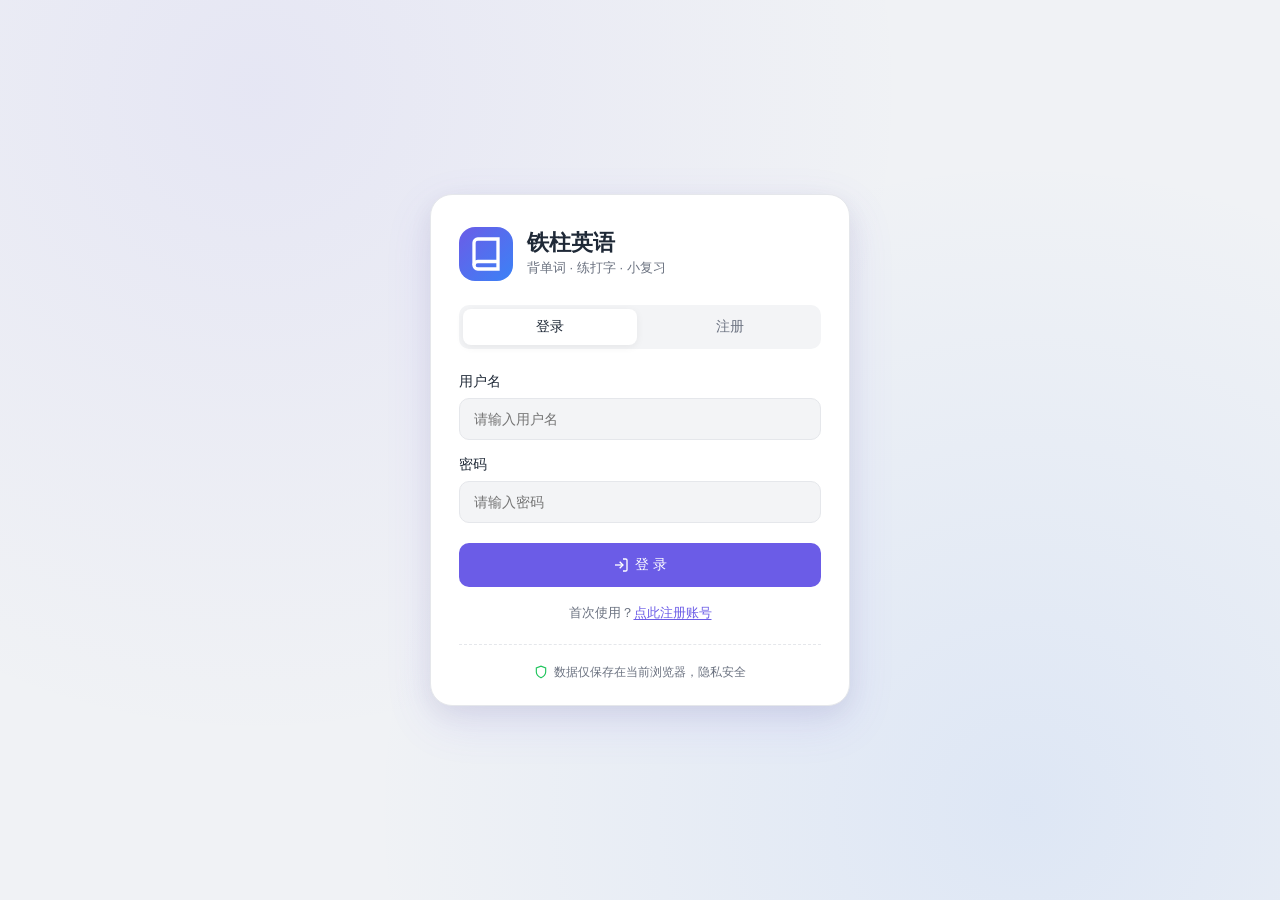
<file: index.html>
<!DOCTYPE html>
<html lang="zh-CN" data-theme="light">
<head>
  <meta charset="UTF-8">
  <meta name="viewport" content="width=device-width, initial-scale=1.0">
  <title>单词汇总 - 铁柱英语</title>
  <link rel="stylesheet" href="css/tokens.css?v=2">
  <link rel="stylesheet" href="css/base.css?v=2">
  <link rel="stylesheet" href="css/pages.css">
</head>
<body data-page="words">
  <main class="main">
    <div class="page-head">
      <h1 class="page-title">
        <svg width="22" height="22" viewBox="0 0 24 24" fill="none" stroke="currentColor" stroke-width="2"><rect x="3" y="3" width="18" height="18" rx="2"></rect><path d="M3 9h18M9 21V9"></path></svg>
        单词汇总
      </h1>
      <p class="page-desc">点击卡片中的爱心收藏单词，打勾标记为已会，进度自动保存</p>
    </div>

    <div class="stats-row" id="statsRow"></div>

    <div class="toolbar">
      <div class="search-box">
        <svg width="16" height="16" viewBox="0 0 24 24" fill="none" stroke="currentColor" stroke-width="2"><circle cx="11" cy="11" r="8"></circle><line x1="21" y1="21" x2="16.65" y2="16.65"></line></svg>
        <input type="text" class="search-input" id="searchInput" placeholder="搜索单词或释义…">
      </div>
      <div class="filter-chips" id="filterChips"></div>
    </div>

    <div class="word-grid" id="wordGrid"></div>
  </main>

  <script src="js/words.js"></script>
  <script src="js/store.js?v=2"></script>
  <script src="js/theme.js"></script>
  <script src="js/app.js"></script>
  <script src="js/layout.js?v=2"></script>
  <script src="js/index.js"></script>
</body>
</html>
</file>
<file: css/tokens.css>
/* ============================================
   铁柱英语 · 设计 Token（浅色 = 设计稿基准）
   深色主题通过 data-theme="dark" 切换
   ============================================ */

:root,
[data-theme="light"] {
  --tz-background: #f0f2f5;          /* 主页面背景（采样自设计稿） */
  --tz-foreground: #1f2937;          /* 主文本 */
  --tz-card: #ffffff;                /* 卡片表面 */
  --tz-primary: #6b5ce7;             /* 品牌紫 */
  --tz-primary-hover: #5b4ed0;       /* 品牌紫 hover */
  --tz-primary-foreground: #ffffff;  /* 主按钮上的文字 */
  --tz-primary-soft: rgba(107, 92, 231, 0.08);   /* 品牌紫弱底 */
  --tz-border: #e5e7eb;              /* 边框 */
  --tz-muted: #6b7280;               /* 次要文本 */
  --tz-muted-bg: #f3f4f6;            /* 弱底/输入框底 */
  --tz-success: #22c55e;             /* 已会 · 绿 */
  --tz-success-soft: rgba(34, 197, 94, 0.10);
  --tz-warning: #f59e0b;             /* 副词标签 · 橙 */
  --tz-warning-soft: rgba(245, 158, 11, 0.12);
  --tz-danger: #ef4444;              /* 收藏/错误 · 红 */
  --tz-danger-soft: rgba(239, 68, 68, 0.10);
  --tz-info: #3b82f6;                /* 介词标签 · 蓝 */
  --tz-info-soft: rgba(59, 130, 246, 0.10);
  --tz-header: #ffffff;              /* 顶栏 */
  --tz-shadow-card: 0 2px 8px rgba(0, 0, 0, 0.06);
  --tz-shadow-lg: 0 8px 24px rgba(0, 0, 0, 0.08);
  --tz-mask: rgba(17, 24, 39, 0.45);
  --tz-radius-sm: 6px;
  --tz-radius-md: 10px;
  --tz-radius-lg: 16px;
  --tz-radius-xl: 22px;
  --tz-shadow-xl: 0 16px 48px rgba(107, 92, 231, 0.12), 0 8px 24px rgba(0, 0, 0, 0.06);
  color-scheme: light;
}

[data-theme="dark"] {
  --tz-background: #12131a;
  --tz-foreground: #e6e8f0;
  --tz-card: #1c1e29;
  --tz-primary: #8278f5;
  --tz-primary-hover: #948df8;
  --tz-primary-foreground: #ffffff;
  --tz-primary-soft: rgba(130, 120, 245, 0.14);
  --tz-border: #2a2d3c;
  --tz-muted: #9aa1b5;
  --tz-muted-bg: #262938;
  --tz-success: #3ddc84;
  --tz-success-soft: rgba(61, 220, 132, 0.12);
  --tz-warning: #fbbf24;
  --tz-warning-soft: rgba(251, 191, 36, 0.14);
  --tz-danger: #f87171;
  --tz-danger-soft: rgba(248, 113, 113, 0.12);
  --tz-info: #60a5fa;
  --tz-info-soft: rgba(96, 165, 250, 0.12);
  --tz-header: #1a1c26;
  --tz-shadow-card: 0 2px 10px rgba(0, 0, 0, 0.35);
  --tz-shadow-lg: 0 10px 28px rgba(0, 0, 0, 0.45);
  --tz-shadow-xl: 0 16px 48px rgba(0, 0, 0, 0.6), 0 8px 24px rgba(0, 0, 0, 0.4);
  --tz-mask: rgba(0, 0, 0, 0.6);
  color-scheme: dark;
}

/* 主题切换的平滑过渡 */
html.theme-anim,
html.theme-anim body,
html.theme-anim * {
  transition: background-color 0.35s ease, border-color 0.35s ease, color 0.35s ease !important;
}
</file>
<file: css/base.css>
/* ============================================
   铁柱英语 · 基础样式 / 顶栏 / 通用组件
   ============================================ */

* {
  box-sizing: border-box;
}

html {
  -webkit-text-size-adjust: 100%;
}

body {
  margin: 0;
  font-family: -apple-system, BlinkMacSystemFont, "Segoe UI", Roboto, "Helvetica Neue", Arial, "PingFang SC", "Microsoft YaHei", sans-serif;
  background: var(--tz-background);
  color: var(--tz-foreground);
  line-height: 1.5;
  min-height: 100vh;
}

a {
  color: inherit;
  text-decoration: none;
}

button {
  font-family: inherit;
}

svg {
  flex-shrink: 0;
}

::selection {
  background: var(--tz-primary-soft);
}

/* ---------- 顶栏（还原设计稿） ---------- */
.header {
  position: sticky;
  top: 0;
  z-index: 100;
  background: var(--tz-header);
  border-bottom: 1px solid var(--tz-border);
  box-shadow: 0 1px 2px rgba(0, 0, 0, 0.03);
}

.header-inner {
  max-width: 1200px;
  margin: 0 auto;
  height: 64px;
  display: flex;
  align-items: center;
  justify-content: space-between;
  gap: 12px;
  padding: 0 24px;
}

.logo {
  display: flex;
  align-items: center;
  gap: 8px;
  font-weight: 700;
  font-size: 18px;
  color: var(--tz-primary);
}

.logo-icon {
  width: 28px;
  height: 28px;
  background: var(--tz-primary);
  color: #fff;
  border-radius: 6px;
  display: flex;
  align-items: center;
  justify-content: center;
  font-size: 14px;
}

.nav {
  display: flex;
  align-items: center;
  gap: 8px;
}

.nav a {
  display: flex;
  align-items: center;
  gap: 6px;
  padding: 8px 16px;
  border-radius: 20px;
  font-size: 14px;
  color: var(--tz-muted);
  transition: all 0.2s;
  white-space: nowrap;
}

.nav a:hover {
  color: var(--tz-primary);
  background: var(--tz-primary-soft);
}

.nav a.active {
  background: var(--tz-primary);
  color: #fff;
}

.header-actions {
  display: flex;
  align-items: center;
  gap: 10px;
}

/* 主题切换按钮 */
.theme-toggle {
  width: 36px;
  height: 36px;
  border-radius: 50%;
  border: 1px solid var(--tz-border);
  background: var(--tz-card);
  color: var(--tz-muted);
  display: flex;
  align-items: center;
  justify-content: center;
  cursor: pointer;
  transition: all 0.2s;
}

.theme-toggle:hover {
  color: var(--tz-primary);
  border-color: var(--tz-primary);
  background: var(--tz-primary-soft);
  transform: rotate(15deg);
}

.theme-toggle .icon-moon { display: none; }
[data-theme="dark"] .theme-toggle .icon-moon { display: block; }
[data-theme="dark"] .theme-toggle .icon-sun { display: none; }

.user-status {
  display: flex;
  align-items: center;
  gap: 8px;
  font-size: 14px;
  color: var(--tz-muted);
  background: transparent;
  border: none;
  cursor: pointer;
  padding: 2px 6px;
  border-radius: var(--tz-radius-md);
  transition: background 0.2s;
}

.user-status:hover { background: var(--tz-muted-bg); }
.user-status:hover .user-avatar {
  box-shadow: 0 0 0 3px var(--tz-primary-soft);
}

.user-avatar {
  width: 32px;
  height: 32px;
  border-radius: 50%;
  background: var(--tz-primary);
  color: #fff;
  display: flex;
  align-items: center;
  justify-content: center;
  font-weight: 500;
  transition: box-shadow 0.2s;
}

/* 汉堡按钮（移动端） */
.menu-toggle {
  display: none;
  width: 38px;
  height: 38px;
  border-radius: var(--tz-radius-sm);
  border: 1px solid var(--tz-border);
  background: var(--tz-card);
  color: var(--tz-foreground);
  cursor: pointer;
  align-items: center;
  justify-content: center;
}

/* 移动端抽屉导航 */
.mobile-nav {
  display: none;
  position: fixed;
  inset: 0;
  z-index: 200;
}

.mobile-nav.open {
  display: block;
}

.mobile-nav-mask {
  position: absolute;
  inset: 0;
  background: var(--tz-mask);
  backdrop-filter: blur(2px);
}

.mobile-nav-panel {
  position: absolute;
  top: 0;
  left: 0;
  bottom: 0;
  width: min(78vw, 300px);
  background: var(--tz-card);
  box-shadow: var(--tz-shadow-lg);
  padding: 20px 16px;
  display: flex;
  flex-direction: column;
  gap: 6px;
  animation: slideIn 0.25s ease;
}

@keyframes slideIn {
  from { transform: translateX(-16px); opacity: 0; }
  to { transform: translateX(0); opacity: 1; }
}

.mobile-nav-panel .logo {
  padding: 4px 10px 18px;
}

.mobile-nav-panel a {
  display: flex;
  align-items: center;
  gap: 10px;
  padding: 13px 14px;
  border-radius: var(--tz-radius-md);
  font-size: 15px;
  color: var(--tz-muted);
}

.mobile-nav-panel a:hover { background: var(--tz-primary-soft); color: var(--tz-primary); }
.mobile-nav-panel a.active { background: var(--tz-primary); color: #fff; }

.mobile-logout {
  margin-top: auto;
  display: flex;
  align-items: center;
  gap: 10px;
  padding: 13px 14px;
  border-radius: var(--tz-radius-md);
  font-size: 15px;
  color: var(--tz-danger);
  background: transparent;
  border: 1px solid transparent;
  cursor: pointer;
}
.mobile-logout:hover { background: var(--tz-danger-soft); }

/* ---------- 用户下拉菜单 ---------- */
.user-dropdown {
  position: relative;
}
.user-btn {
  display: flex;
  align-items: center;
  gap: 8px;
  font-size: 14px;
  color: var(--tz-muted);
  background: transparent;
  border: none;
  cursor: pointer;
  padding: 2px 6px;
  border-radius: var(--tz-radius-md);
  transition: background 0.2s;
}
.user-btn:hover { background: var(--tz-muted-bg); }
.user-btn:hover .user-avatar {
  box-shadow: 0 0 0 3px var(--tz-primary-soft);
}

.user-menu {
  position: absolute;
  right: 0;
  top: calc(100% + 8px);
  min-width: 170px;
  background: var(--tz-card);
  border: 1px solid var(--tz-border);
  box-shadow: var(--tz-shadow-lg);
  border-radius: var(--tz-radius-lg);
  padding: 6px;
  opacity: 0;
  visibility: hidden;
  transform: translateY(-4px);
  transition: all 0.18s ease;
  z-index: 102;
}
.user-menu.open {
  opacity: 1;
  visibility: visible;
  transform: translateY(0);
}
.user-menu a,
.user-menu button {
  display: flex;
  align-items: center;
  gap: 10px;
  width: 100%;
  padding: 10px 12px;
  border-radius: var(--tz-radius-sm);
  font-size: 14px;
  color: var(--tz-foreground);
  background: transparent;
  border: none;
  cursor: pointer;
  text-align: left;
}
.user-menu a:hover,
.user-menu button:hover { background: var(--tz-primary-soft); color: var(--tz-primary); }
.user-menu button#logoutBtn:hover { background: var(--tz-danger-soft); color: var(--tz-danger); }

/* ---------- 登录页 ---------- */
.auth-main {
  min-height: 100vh;
  display: flex;
  align-items: center;
  justify-content: center;
  padding: 24px 16px;
  background:
    radial-gradient(circle at 20% 10%, var(--tz-primary-soft) 0%, transparent 50%),
    radial-gradient(circle at 80% 90%, var(--tz-info-soft) 0%, transparent 50%),
    var(--tz-background);
}

.auth-card {
  width: 100%;
  max-width: 420px;
  background: var(--tz-card);
  border: 1px solid var(--tz-border);
  border-radius: var(--tz-radius-xl);
  box-shadow: var(--tz-shadow-xl);
  padding: 32px 28px 24px;
}

.auth-brand {
  display: flex;
  align-items: center;
  gap: 14px;
  margin-bottom: 24px;
}
.auth-logo {
  width: 54px;
  height: 54px;
  border-radius: var(--tz-radius-lg);
  background: linear-gradient(135deg, var(--tz-primary) 0%, var(--tz-info) 100%);
  color: #fff;
  display: flex;
  align-items: center;
  justify-content: center;
  flex-shrink: 0;
}
.auth-title {
  font-size: 22px;
  font-weight: 700;
  line-height: 1.2;
}
.auth-sub {
  font-size: 13px;
  color: var(--tz-muted);
  margin-top: 2px;
}

.auth-tabs {
  display: flex;
  gap: 6px;
  background: var(--tz-muted-bg);
  border-radius: var(--tz-radius-md);
  padding: 4px;
  margin-bottom: 22px;
}
.auth-tab {
  flex: 1;
  padding: 9px 0;
  background: transparent;
  border: none;
  border-radius: 8px;
  font-size: 14px;
  font-weight: 500;
  color: var(--tz-muted);
  cursor: pointer;
  transition: all 0.2s;
}
.auth-tab.active {
  background: var(--tz-card);
  color: var(--tz-foreground);
  box-shadow: var(--tz-shadow-card);
}

.auth-form { display: none; }
.auth-form.active { display: block; }

.auth-form .form-group { margin-bottom: 14px; }
.auth-form .form-label { margin-bottom: 6px; }
.auth-form .form-input { height: 42px; }

.auth-btn {
  width: 100%;
  margin-top: 6px;
  height: 44px;
  font-size: 15px;
}

.auth-hint {
  margin-top: 16px;
  text-align: center;
  font-size: 13px;
  color: var(--tz-muted);
}
.auth-switch {
  color: var(--tz-primary);
  text-decoration: underline;
  text-underline-offset: 2px;
}
.auth-switch:hover { color: var(--tz-primary-hover); }

.auth-foot {
  margin-top: 22px;
  padding-top: 18px;
  border-top: 1px dashed var(--tz-border);
  display: flex;
  align-items: center;
  justify-content: center;
  gap: 6px;
  font-size: 12px;
  color: var(--tz-muted);
}
.auth-foot svg { color: var(--tz-success); }

.form-required { color: var(--tz-danger); }

@media (max-width: 480px) {
  .auth-card { padding: 24px 20px 20px; border-radius: var(--tz-radius-lg); }
  .auth-title { font-size: 20px; }
}

/* ---------- 页面骨架 ---------- */
.main {
  max-width: 1100px;
  margin: 0 auto;
  padding: 24px;
}

.page-head {
  margin-bottom: 20px;
}

.page-title {
  font-size: 22px;
  font-weight: 700;
  margin: 0 0 4px;
  display: flex;
  align-items: center;
  gap: 10px;
}

.page-title svg { color: var(--tz-primary); }

.page-desc {
  font-size: 13px;
  color: var(--tz-muted);
  margin: 0;
}

/* ---------- 通用按钮 ---------- */
.btn {
  display: inline-flex;
  align-items: center;
  justify-content: center;
  gap: 6px;
  padding: 9px 18px;
  border-radius: var(--tz-radius-md);
  border: 1px solid transparent;
  font-size: 14px;
  font-weight: 500;
  cursor: pointer;
  transition: all 0.2s;
  user-select: none;
}

.btn-primary {
  background: var(--tz-primary);
  color: var(--tz-primary-foreground);
}

.btn-primary:hover {
  background: var(--tz-primary-hover);
  transform: translateY(-1px);
  box-shadow: 0 4px 12px var(--tz-primary-soft);
}

.btn-ghost {
  background: var(--tz-card);
  color: var(--tz-muted);
  border-color: var(--tz-border);
}

.btn-ghost:hover {
  color: var(--tz-primary);
  border-color: var(--tz-primary);
  background: var(--tz-primary-soft);
}

.btn:active { transform: translateY(0) scale(0.98); }

.btn:disabled {
  opacity: 0.5;
  cursor: not-allowed;
  transform: none !important;
}

/* ---------- 徽章（词性标签） ---------- */
.badge {
  display: inline-flex;
  align-items: center;
  gap: 4px;
  padding: 2px 10px;
  border-radius: 20px;
  font-size: 12px;
  font-weight: 500;
  line-height: 1.6;
}

.badge-noun { background: var(--tz-success-soft); color: var(--tz-success); }
.badge-verb { background: var(--tz-danger-soft); color: var(--tz-danger); }
.badge-adj { background: var(--tz-warning-soft); color: var(--tz-warning); }
.badge-adv { background: var(--tz-warning-soft); color: var(--tz-warning); }
.badge-prep { background: var(--tz-info-soft); color: var(--tz-info); }
.badge-phrase { background: var(--tz-primary-soft); color: var(--tz-primary); }

/* ---------- 空状态（还原设计稿） ---------- */
.empty-state {
  min-height: 280px;
  display: flex;
  flex-direction: column;
  align-items: center;
  justify-content: center;
  color: var(--tz-muted);
  gap: 12px;
  padding: 40px 20px;
  text-align: center;
}

.empty-icon {
  width: 48px;
  height: 48px;
  border-radius: 50%;
  background: var(--tz-muted-bg);
  display: flex;
  align-items: center;
  justify-content: center;
}

/* ---------- Toast 轻提示 ---------- */
.toast-container {
  position: fixed;
  top: 76px;
  left: 50%;
  transform: translateX(-50%);
  z-index: 300;
  display: flex;
  flex-direction: column;
  gap: 8px;
  pointer-events: none;
  width: max-content;
  max-width: calc(100vw - 32px);
}

.toast {
  display: flex;
  align-items: center;
  gap: 8px;
  background: var(--tz-card);
  color: var(--tz-foreground);
  border: 1px solid var(--tz-border);
  box-shadow: var(--tz-shadow-lg);
  border-radius: var(--tz-radius-md);
  padding: 10px 18px;
  font-size: 14px;
  animation: toastIn 0.25s ease;
}

.toast.leaving { animation: toastOut 0.25s ease forwards; }

.toast svg { color: var(--tz-primary); }
.toast.toast-success svg { color: var(--tz-success); }
.toast.toast-danger svg { color: var(--tz-danger); }

@keyframes toastIn {
  from { transform: translateY(-10px); opacity: 0; }
  to { transform: translateY(0); opacity: 1; }
}

@keyframes toastOut {
  from { transform: translateY(0); opacity: 1; }
  to { transform: translateY(-10px); opacity: 0; }
}

/* ---------- 统计卡 ---------- */
.stats-row {
  display: grid;
  grid-template-columns: repeat(4, 1fr);
  gap: 16px;
  margin-bottom: 20px;
}

.stat-card {
  background: var(--tz-card);
  border-radius: var(--tz-radius-lg);
  box-shadow: var(--tz-shadow-card);
  padding: 16px 18px;
  display: flex;
  align-items: center;
  gap: 14px;
  transition: transform 0.2s, box-shadow 0.2s;
}

.stat-card:hover {
  transform: translateY(-2px);
  box-shadow: var(--tz-shadow-lg);
}

.stat-icon {
  width: 42px;
  height: 42px;
  border-radius: var(--tz-radius-md);
  display: flex;
  align-items: center;
  justify-content: center;
  flex-shrink: 0;
}

.stat-value {
  font-size: 22px;
  font-weight: 700;
  line-height: 1.2;
}

.stat-label {
  font-size: 12px;
  color: var(--tz-muted);
}

/* ---------- 滚动条 ---------- */
::-webkit-scrollbar { width: 8px; height: 8px; }
::-webkit-scrollbar-thumb { background: var(--tz-border); border-radius: 4px; }
::-webkit-scrollbar-thumb:hover { background: var(--tz-muted); }

/* ---------- 动效偏好 ---------- */
@media (prefers-reduced-motion: reduce) {
  *, *::before, *::after {
    animation-duration: 0.01ms !important;
    transition-duration: 0.01ms !important;
  }
}
</file>
<file: css/pages.css>
/* ============================================
   铁柱英语 · 页面级样式（含多端适配）
   ============================================ */

/* ============ 单词汇总 index ============ */
.toolbar {
  display: flex;
  gap: 12px;
  align-items: center;
  flex-wrap: wrap;
  margin-bottom: 20px;
}

.search-box {
  flex: 1;
  min-width: 220px;
  position: relative;
}

.search-box svg {
  position: absolute;
  left: 14px;
  top: 50%;
  transform: translateY(-50%);
  color: var(--tz-muted);
}

.search-input {
  width: 100%;
  padding: 11px 16px 11px 42px;
  border-radius: var(--tz-radius-md);
  border: 1px solid var(--tz-border);
  background: var(--tz-card);
  color: var(--tz-foreground);
  font-size: 14px;
  outline: none;
  transition: border-color 0.2s, box-shadow 0.2s;
}

.search-input::placeholder { color: var(--tz-muted); }

.search-input:focus {
  border-color: var(--tz-primary);
  box-shadow: 0 0 0 3px var(--tz-primary-soft);
}

.filter-chips {
  display: flex;
  gap: 8px;
  flex-wrap: wrap;
}

.chip {
  padding: 7px 16px;
  border-radius: 20px;
  border: 1px solid var(--tz-border);
  background: var(--tz-card);
  color: var(--tz-muted);
  font-size: 13px;
  cursor: pointer;
  transition: all 0.2s;
}

.chip:hover { color: var(--tz-primary); border-color: var(--tz-primary); }

.chip.active {
  background: var(--tz-primary);
  border-color: var(--tz-primary);
  color: #fff;
}

.word-grid {
  display: grid;
  grid-template-columns: repeat(auto-fill, minmax(300px, 1fr));
  gap: 16px;
}

.word-card {
  background: var(--tz-card);
  border-radius: var(--tz-radius-lg);
  box-shadow: var(--tz-shadow-card);
  padding: 18px 20px;
  display: flex;
  flex-direction: column;
  gap: 10px;
  border: 1px solid transparent;
  transition: transform 0.2s, box-shadow 0.2s, border-color 0.2s;
  animation: cardIn 0.3s ease backwards;
}

@keyframes cardIn {
  from { transform: translateY(8px); opacity: 0; }
  to { transform: translateY(0); opacity: 1; }
}

.word-card:hover {
  transform: translateY(-3px);
  box-shadow: var(--tz-shadow-lg);
}

.word-card.known { border-color: var(--tz-success); }

.word-card-top {
  display: flex;
  align-items: center;
  justify-content: space-between;
  gap: 8px;
}

.word-name {
  font-size: 18px;
  font-weight: 700;
  color: var(--tz-primary);
}

.word-card-actions {
  display: flex;
  gap: 6px;
}

.icon-btn {
  width: 34px;
  height: 34px;
  border-radius: 50%;
  border: 1px solid var(--tz-border);
  background: transparent;
  color: var(--tz-muted);
  display: flex;
  align-items: center;
  justify-content: center;
  cursor: pointer;
  transition: all 0.2s;
}

.icon-btn:hover { transform: scale(1.1); }

.icon-btn.fav-on {
  border-color: var(--tz-danger);
  background: var(--tz-danger-soft);
  color: var(--tz-danger);
}

.icon-btn.known-on {
  border-color: var(--tz-success);
  background: var(--tz-success-soft);
  color: var(--tz-success);
}

.icon-btn.fav-on:hover { color: var(--tz-danger); }
.icon-btn.known-on:hover { color: var(--tz-success); }

.word-cn { font-size: 14px; }

.word-en {
  font-size: 13px;
  color: var(--tz-muted);
  font-style: italic;
  margin: 0;
  border-left: 2px solid var(--tz-border);
  padding-left: 10px;
}

/* ============ 打字练习 typing ============ */
.typing-wrap {
  max-width: 760px;
  margin: 0 auto;
}

.typing-card {
  background: var(--tz-card);
  border-radius: var(--tz-radius-lg);
  box-shadow: var(--tz-shadow-card);
  padding: 28px;
}

.typing-sentence {
  font-size: 20px;
  line-height: 2;
  letter-spacing: 0.5px;
  margin: 0 0 24px;
  font-family: Consolas, Monaco, "Courier New", monospace;
  word-break: break-word;
}

.typing-sentence .ch {
  position: relative;
  white-space: pre;
}

.typing-sentence .ch.pending { color: var(--tz-muted); }
.typing-sentence .ch.correct { color: var(--tz-success); }
.typing-sentence .ch.wrong { color: var(--tz-danger); background: var(--tz-danger-soft); border-radius: 3px; }
.typing-sentence .ch.current::before {
  content: "";
  position: absolute;
  left: -2px;
  top: 15%;
  bottom: 15%;
  width: 2px;
  background: var(--tz-primary);
  border-radius: 2px;
  animation: blink 1s steps(1) infinite;
}

@keyframes blink { 50% { opacity: 0; } }

.typing-input {
  width: 100%;
  padding: 14px 16px;
  font-size: 16px;
  font-family: inherit;
  border-radius: var(--tz-radius-md);
  border: 1px solid var(--tz-border);
  background: var(--tz-muted-bg);
  color: var(--tz-foreground);
  outline: none;
  transition: border-color 0.2s, box-shadow 0.2s;
}

.typing-input:focus {
  border-color: var(--tz-primary);
  box-shadow: 0 0 0 3px var(--tz-primary-soft);
  background: var(--tz-card);
}

.typing-meta {
  display: flex;
  justify-content: space-between;
  align-items: center;
  margin-top: 16px;
  flex-wrap: wrap;
  gap: 10px;
}

.typing-hint {
  font-size: 13px;
  color: var(--tz-muted);
  display: flex;
  align-items: center;
  gap: 6px;
}

.typing-result {
  margin-top: 24px;
  border-top: 1px dashed var(--tz-border);
  padding-top: 24px;
  display: none;
}

.typing-result.show { display: block; animation: cardIn 0.35s ease; }

.result-grid {
  display: grid;
  grid-template-columns: repeat(4, 1fr);
  gap: 12px;
  margin-bottom: 20px;
}

.result-item {
  background: var(--tz-muted-bg);
  border-radius: var(--tz-radius-md);
  padding: 14px;
  text-align: center;
}

.result-value {
  font-size: 24px;
  font-weight: 700;
  color: var(--tz-primary);
}

.result-label { font-size: 12px; color: var(--tz-muted); }

/* ============ 每日一读 reading ============ */
.reading-wrap {
  max-width: 800px;
  margin: 0 auto;
}

.reading-card {
  background: var(--tz-card);
  border-radius: var(--tz-radius-lg);
  box-shadow: var(--tz-shadow-card);
  overflow: hidden;
}

.reading-head {
  padding: 24px 28px;
  border-bottom: 1px solid var(--tz-border);
  display: flex;
  justify-content: space-between;
  align-items: center;
  flex-wrap: wrap;
  gap: 12px;
}

.reading-title { font-size: 20px; font-weight: 700; margin: 0; }

.reading-tag { font-size: 13px; color: var(--tz-muted); }

.reading-toolbar {
  display: flex;
  gap: 10px;
  flex-wrap: wrap;
}

.reading-body {
  padding: 28px;
  font-size: 17px;
  line-height: 2.1;
}

.reading-body p { margin: 0 0 18px; }
.reading-body p:last-child { margin-bottom: 0; }

.reading-body .w {
  cursor: pointer;
  border-bottom: 2px dotted var(--tz-primary);
  transition: background 0.15s;
  border-radius: 3px;
  padding: 1px 2px;
}

.reading-body .w:hover { background: var(--tz-primary-soft); }

.reading-body .w.known {
  color: var(--tz-success);
  border-bottom-color: var(--tz-success);
}

.reading-trans {
  border-top: 1px dashed var(--tz-border);
  padding: 24px 28px;
  font-size: 15px;
  color: var(--tz-muted);
  line-height: 2;
  display: none;
}

.reading-trans.show { display: block; animation: cardIn 0.3s ease; }

/* 单词弹窗 */
.modal-mask {
  position: fixed;
  inset: 0;
  z-index: 250;
  background: var(--tz-mask);
  backdrop-filter: blur(3px);
  display: flex;
  align-items: center;
  justify-content: center;
  padding: 20px;
  animation: fadeIn 0.2s ease;
}

@keyframes fadeIn { from { opacity: 0; } to { opacity: 1; } }

.modal {
  background: var(--tz-card);
  border-radius: var(--tz-radius-lg);
  box-shadow: var(--tz-shadow-lg);
  width: min(420px, 100%);
  padding: 26px;
  animation: modalIn 0.25s ease;
}

@keyframes modalIn {
  from { transform: scale(0.94) translateY(10px); opacity: 0; }
  to { transform: scale(1) translateY(0); opacity: 1; }
}

.modal-word {
  font-size: 24px;
  font-weight: 700;
  color: var(--tz-primary);
  display: flex;
  align-items: center;
  gap: 10px;
  flex-wrap: wrap;
}

.modal-cn { font-size: 15px; margin: 8px 0 4px; }

.modal-en {
  font-size: 13px;
  color: var(--tz-muted);
  font-style: italic;
  margin: 0 0 18px;
}

.modal-actions { display: flex; gap: 10px; }

.modal-actions .btn { flex: 1; }

/* ============ 个人中心 profile（还原设计稿） ============ */
.profile-main {
  max-width: 1100px;
  margin: 0 auto;
  padding: 24px;
  display: grid;
  grid-template-columns: 240px 1fr;
  gap: 24px;
  align-items: start;
}

.sidebar {
  background: var(--tz-card);
  border-radius: var(--tz-radius-lg);
  box-shadow: var(--tz-shadow-card);
  padding: 16px;
  height: fit-content;
  position: sticky;
  top: 88px;
}

.sidebar-title {
  display: flex;
  align-items: center;
  gap: 8px;
  font-size: 16px;
  font-weight: 700;
  padding: 12px 12px 16px;
  margin: 0;
  color: var(--tz-foreground);
}

.menu-list { list-style: none; padding: 0; margin: 0; }

.menu-list li a {
  display: flex;
  align-items: center;
  gap: 10px;
  padding: 12px;
  border-radius: var(--tz-radius-sm);
  font-size: 14px;
  color: var(--tz-muted);
  transition: all 0.2s;
  cursor: pointer;
}

.menu-list li a:hover {
  background: var(--tz-primary-soft);
  color: var(--tz-primary);
}

.menu-list li a.active {
  background: var(--tz-primary);
  color: #fff;
}

.menu-list li a .count {
  margin-left: auto;
  font-size: 12px;
  background: var(--tz-muted-bg);
  color: var(--tz-muted);
  border-radius: 10px;
  padding: 0 8px;
}

.menu-list li a.active .count {
  background: rgba(255, 255, 255, 0.22);
  color: #fff;
}

.content-panel {
  background: var(--tz-card);
  border-radius: var(--tz-radius-lg);
  box-shadow: var(--tz-shadow-card);
  overflow: hidden;
  min-width: 0;
}

.panel-header {
  padding: 20px 24px;
  border-bottom: 1px solid var(--tz-border);
}

.panel-title {
  display: flex;
  align-items: center;
  gap: 10px;
  font-size: 18px;
  font-weight: 700;
  color: var(--tz-primary);
  margin: 0 0 6px;
}

.panel-desc { font-size: 13px; color: var(--tz-muted); }

.panel-body { padding: 20px 24px 24px; }

.panel-section { display: none; }
.panel-section.active { display: block; animation: cardIn 0.3s ease; }

/* 单词列表行 */
.word-row {
  display: flex;
  align-items: center;
  gap: 12px;
  padding: 13px 14px;
  border-radius: var(--tz-radius-md);
  transition: background 0.2s;
  border-bottom: 1px solid var(--tz-border);
}

.word-row:last-child { border-bottom: none; }
.word-row:hover { background: var(--tz-primary-soft); }

.word-row .word-name { font-size: 15px; flex-shrink: 0; }

.word-row .row-cn {
  font-size: 13px;
  color: var(--tz-muted);
  overflow: hidden;
  text-overflow: ellipsis;
  white-space: nowrap;
  flex: 1;
  min-width: 0;
}

.word-row .row-actions { display: flex; gap: 6px; flex-shrink: 0; }

/* 我的手速 */
.speed-stats {
  display: grid;
  grid-template-columns: repeat(3, 1fr);
  gap: 14px;
  margin-bottom: 22px;
}

.speed-chart-card {
  background: var(--tz-muted-bg);
  border-radius: var(--tz-radius-md);
  padding: 20px;
}

.speed-chart-title {
  font-size: 13px;
  font-weight: 600;
  color: var(--tz-muted);
  margin: 0 0 12px;
}

.speed-list { margin-top: 18px; }

.speed-row {
  display: flex;
  align-items: center;
  gap: 12px;
  padding: 11px 14px;
  border-bottom: 1px solid var(--tz-border);
  font-size: 14px;
}

.speed-row:last-child { border-bottom: none; }

.speed-row .date { color: var(--tz-muted); font-size: 13px; width: 140px; flex-shrink: 0; }

.speed-row .wpm { font-weight: 700; color: var(--tz-primary); width: 80px; flex-shrink: 0; }

.speed-row .acc { color: var(--tz-success); width: 70px; flex-shrink: 0; }

.speed-row .sentence {
  color: var(--tz-muted);
  font-size: 12px;
  overflow: hidden;
  text-overflow: ellipsis;
  white-space: nowrap;
  flex: 1;
  min-width: 0;
}

/* 我的信息 */
.info-form { max-width: 560px; margin-top: 20px; }

.form-row {
  display: grid;
  grid-template-columns: 1fr 1fr;
  gap: 16px;
}

.profile-showcase {
  display: flex;
  flex-direction: column;
  gap: 16px;
  margin-bottom: 24px;
}

.profile-card {
  display: flex;
  align-items: center;
  gap: 16px;
  padding: 18px 20px;
  background: linear-gradient(135deg, var(--tz-primary-soft) 0%, var(--tz-card) 100%);
  border: 1px solid var(--tz-border);
  border-radius: var(--tz-radius-lg);
}

.profile-avatar {
  width: 64px;
  height: 64px;
  border-radius: 50%;
  background: linear-gradient(135deg, var(--tz-primary), var(--tz-info));
  color: #fff;
  display: flex;
  align-items: center;
  justify-content: center;
  font-size: 26px;
  font-weight: 600;
  flex-shrink: 0;
  box-shadow: 0 8px 20px rgba(0, 0, 0, 0.12);
}

.profile-basic { flex: 1; min-width: 0; }
.profile-name { font-size: 18px; font-weight: 600; }
.profile-sub { font-size: 13px; color: var(--tz-muted); margin-top: 4px; }

.profile-chip {
  font-size: 12px;
  padding: 4px 10px;
  border-radius: 999px;
  background: var(--tz-card);
  color: var(--tz-muted);
  border: 1px solid var(--tz-border);
  font-family: monospace;
  white-space: nowrap;
}

.info-edit-btn {
  margin-left: auto;
  gap: 6px;
  display: inline-flex;
  align-items: center;
  padding: 6px 14px;
  font-size: 13px;
  color: var(--tz-primary);
  border: 1px solid var(--tz-primary);
  background: transparent;
  border-radius: var(--tz-radius-md);
  cursor: pointer;
  transition: all 0.2s;
}

.info-edit-btn:hover {
  background: var(--tz-primary-soft);
}

.info-grid {
  display: grid;
  grid-template-columns: repeat(2, 1fr);
  gap: 12px;
}

.info-item {
  display: flex;
  align-items: center;
  gap: 12px;
  padding: 14px 16px;
  background: var(--tz-card);
  border: 1px solid var(--tz-border);
  border-radius: var(--tz-radius-md);
  transition: border-color 0.2s, transform 0.2s;
}

.info-item:hover {
  border-color: var(--tz-primary);
  transform: translateY(-1px);
}

.info-item-full { grid-column: 1 / -1; }

.info-icon {
  width: 40px;
  height: 40px;
  border-radius: 10px;
  display: flex;
  align-items: center;
  justify-content: center;
  flex-shrink: 0;
}

.info-label { font-size: 12px; color: var(--tz-muted); }
.info-value {
  font-size: 14px;
  font-weight: 500;
  margin-top: 2px;
  word-break: break-all;
}

.form-group { margin-bottom: 20px; }

.form-label {
  display: block;
  font-size: 14px;
  font-weight: 500;
  margin-bottom: 8px;
}

.form-input {
  width: 100%;
  padding: 11px 14px;
  border-radius: var(--tz-radius-md);
  border: 1px solid var(--tz-border);
  background: var(--tz-muted-bg);
  color: var(--tz-foreground);
  font-size: 14px;
  outline: none;
  transition: border-color 0.2s, box-shadow 0.2s;
}

.form-input:focus {
  border-color: var(--tz-primary);
  box-shadow: 0 0 0 3px var(--tz-primary-soft);
  background: var(--tz-card);
}

.form-hint { font-size: 12px; color: var(--tz-muted); margin-top: 6px; }

.avatar-preview {
  display: flex;
  align-items: center;
  gap: 14px;
}

.avatar-preview .user-avatar { width: 56px; height: 56px; font-size: 22px; }

.danger-zone {
  border-top: 1px dashed var(--tz-border);
  margin-top: 28px;
  padding-top: 22px;
  max-width: 460px;
}

.danger-title { font-size: 14px; font-weight: 600; color: var(--tz-danger); margin-bottom: 6px; }
.danger-desc { font-size: 12px; color: var(--tz-muted); margin-bottom: 12px; }

/* ============ 多端适配 ============ */
@media (max-width: 1024px) {
  .stats-row { grid-template-columns: repeat(2, 1fr); }
  .result-grid { grid-template-columns: repeat(2, 1fr); }
  .sidebar { position: static; }
}

@media (max-width: 768px) {
  .nav { display: none; }
  .menu-toggle { display: flex; }
  .user-status span:not(.user-avatar) { display: none; }
  .header-inner { padding: 0 16px; }
  .main { padding: 16px; }

  /* 个人中心：侧栏转为横向滚动标签 */
  .profile-main {
    grid-template-columns: 1fr;
    gap: 14px;
    padding: 16px;
  }
  .sidebar {
    position: static;
    padding: 10px;
    border-radius: var(--tz-radius-lg);
  }
  .sidebar-title { display: none; }
  .menu-list {
    display: flex;
    gap: 6px;
    overflow-x: auto;
    scrollbar-width: none;
  }
  .menu-list::-webkit-scrollbar { display: none; }
  .menu-list li a {
    padding: 8px 14px;
    border-radius: 20px;
    white-space: nowrap;
    border: 1px solid var(--tz-border);
  }
  .menu-list li a.active { border-color: var(--tz-primary); }
  .menu-list li a .count { display: none; }

  .panel-header, .panel-body { padding: 16px; }
  .word-grid { grid-template-columns: 1fr; }
  .word-row .row-cn { display: none; }
  .speed-row .sentence { display: none; }
  .speed-row .date { width: auto; flex: 1; }
  .typing-card { padding: 18px; }
  .typing-sentence { font-size: 17px; }
  .reading-body { padding: 18px; font-size: 16px; }
  .reading-head { padding: 18px; }
  .reading-trans { padding: 18px; }

  .info-grid { grid-template-columns: 1fr; }
  .form-row { grid-template-columns: 1fr; }
  .profile-card { flex-wrap: wrap; }
  .profile-chip { margin-top: 4px; }
}

@media (max-width: 480px) {
  .stats-row { grid-template-columns: 1fr 1fr; gap: 10px; }
  .stat-card { padding: 12px; flex-direction: column; align-items: flex-start; gap: 8px; }
  .stat-value { font-size: 18px; }
  .result-grid { grid-template-columns: repeat(2, 1fr); }
  .result-value { font-size: 20px; }
  .speed-stats { grid-template-columns: 1fr; }
  .logo span:not(.logo-icon) { display: none; }
  .search-box { min-width: 100%; }
  .modal-actions { flex-direction: column; }
  .form-actions { display: flex; }
  .form-actions .btn { flex: 1; }
  .info-item { padding: 12px; }
  .info-icon { width: 36px; height: 36px; }
}
</file>
<file: css/game.css>
/* ============================================
   铁柱英语 · 打字射击游戏样式
   ============================================ */

/* ---------- 模式切换 ---------- */
.mode-switch {
  display: flex;
  gap: 4px;
  background: var(--tz-card);
  border: 1px solid var(--tz-border);
  border-radius: var(--tz-radius-md);
  padding: 4px;
  margin-bottom: 20px;
  width: fit-content;
  box-shadow: var(--tz-shadow-card);
}

.mode-btn {
  display: inline-flex;
  align-items: center;
  gap: 6px;
  padding: 8px 18px;
  border: none;
  border-radius: var(--tz-radius-sm);
  background: transparent;
  color: var(--tz-muted);
  font-size: 14px;
  font-weight: 500;
  cursor: pointer;
  transition: all 0.2s;
}

.mode-btn:hover { color: var(--tz-foreground); }

.mode-btn.active {
  background: var(--tz-primary);
  color: #fff;
  box-shadow: 0 2px 6px var(--tz-primary-soft);
}

/* ---------- 游戏容器 ---------- */
.game-container {
  background: #0b0e1a;
  border-radius: var(--tz-radius-lg);
  box-shadow: var(--tz-shadow-lg);
  overflow: hidden;
  max-width: 1100px;
  margin: 0 auto;
}

/* ---------- HUD ---------- */
.game-hud {
  display: flex;
  justify-content: space-between;
  align-items: center;
  padding: 14px 20px;
  background: linear-gradient(180deg, rgba(20, 24, 48, 0.95) 0%, rgba(20, 24, 48, 0.6) 100%);
  border-bottom: 1px solid rgba(255, 255, 255, 0.08);
}

.hud-stats {
  display: flex;
  gap: 28px;
}

.hud-item {
  display: flex;
  flex-direction: column;
  align-items: flex-start;
}

.hud-value {
  font-size: 26px;
  font-weight: 700;
  color: #ffd93d;
  line-height: 1.1;
  font-variant-numeric: tabular-nums;
}

.hud-label {
  font-size: 11px;
  color: rgba(255, 255, 255, 0.55);
  letter-spacing: 1px;
}

.hud-actions {
  display: flex;
  gap: 8px;
}

.hud-actions .btn {
  padding: 6px 14px;
  font-size: 13px;
  color: rgba(255, 255, 255, 0.75);
  border-color: rgba(255, 255, 255, 0.2);
  background: rgba(255, 255, 255, 0.05);
}

.hud-actions .btn:hover {
  color: #fff;
  border-color: rgba(255, 255, 255, 0.5);
  background: rgba(255, 255, 255, 0.1);
}

/* ---------- 游戏区域 ---------- */
.game-area {
  position: relative;
  width: 100%;
  height: 500px;
  overflow: hidden;
  background: linear-gradient(180deg, #0b0e1a 0%, #1a1040 40%, #3d1f5c 70%, #6b2d5c 100%);
}

.stars-bg {
  position: absolute;
  inset: 0;
  pointer-events: none;
  overflow: hidden;
}

.star {
  position: absolute;
  background: #fff;
  border-radius: 50%;
  opacity: 0.6;
  animation: starTwinkle 3s infinite ease-in-out;
}

@keyframes starTwinkle {
  0%, 100% { opacity: 0.3; }
  50% { opacity: 0.9; }
}

/* ---------- 下落单词 ---------- */
.falling-word {
  position: absolute;
  padding: 6px 14px;
  background: rgba(255, 255, 255, 0.12);
  border: 1.5px solid #ffd93d;
  border-radius: var(--tz-radius-sm);
  color: #fff;
  font-size: 15px;
  font-weight: 600;
  letter-spacing: 0.5px;
  white-space: nowrap;
  text-shadow: 0 0 8px rgba(255, 217, 61, 0.4);
  animation: wordGlow 2s infinite ease-in-out;
}

@keyframes wordGlow {
  0%, 100% { box-shadow: 0 0 4px rgba(255, 217, 61, 0.3); }
  50% { box-shadow: 0 0 14px rgba(255, 217, 61, 0.6); }
}

.falling-word.hit {
  animation: wordHit 0.3s forwards;
}

@keyframes wordHit {
  0% { transform: scale(1); opacity: 1; }
  50% { transform: scale(1.3); opacity: 0.6; }
  100% { transform: scale(0); opacity: 0; }
}

/* ---------- 玩家飞船 ---------- */
.player-ship {
  position: absolute;
  bottom: 60px;
  left: 50%;
  transform: translateX(-50%);
  width: 48px;
  height: 48px;
  transition: left 0.12s ease-out;
  z-index: 10;
  filter: drop-shadow(0 0 12px rgba(255, 107, 157, 0.5));
}

/* ---------- 子弹 ---------- */
.bullets-layer {
  position: absolute;
  inset: 0;
  pointer-events: none;
}

.bullet {
  position: absolute;
  width: 4px;
  height: 18px;
  background: linear-gradient(180deg, #ffd93d 0%, #ff9500 100%);
  border-radius: 2px;
  box-shadow: 0 0 8px #ffd93d, 0 0 16px rgba(255, 150, 0, 0.5);
}

/* ---------- 爆炸效果 ---------- */
.fx-layer {
  position: absolute;
  inset: 0;
  pointer-events: none;
}

.explosion {
  position: absolute;
  width: 50px;
  height: 50px;
  transform: translate(-50%, -50%);
  pointer-events: none;
}

.explosion-ring {
  position: absolute;
  inset: 0;
  border-radius: 50%;
  border: 3px solid #ffd93d;
  animation: explodeRing 0.5s forwards;
}

@keyframes explodeRing {
  0% { transform: scale(0.3); opacity: 1; }
  100% { transform: scale(2.5); opacity: 0; }
}

.explosion-particle {
  position: absolute;
  width: 4px;
  height: 4px;
  border-radius: 50%;
  background: #ffd93d;
  animation: particleFly 0.5s forwards;
}

@keyframes particleFly {
  0% { transform: translate(0, 0) scale(1); opacity: 1; }
  100% { transform: translate(var(--dx), var(--dy)) scale(0); opacity: 0; }
}

.score-popup {
  position: absolute;
  transform: translate(-50%, -50%);
  color: #ffd93d;
  font-size: 18px;
  font-weight: 700;
  pointer-events: none;
  animation: scoreFloat 0.8s forwards;
  text-shadow: 0 0 8px rgba(255, 217, 61, 0.6);
}

@keyframes scoreFloat {
  0% { transform: translate(-50%, -50%); opacity: 1; }
  100% { transform: translate(-50%, -120%); opacity: 0; }
}

/* ---------- 游戏输入栏 ---------- */
.game-input-bar {
  padding: 12px 20px 16px;
  background: linear-gradient(0deg, rgba(20, 24, 48, 0.95) 0%, rgba(20, 24, 48, 0.7) 100%);
  border-top: 1px solid rgba(255, 255, 255, 0.08);
}

.game-input {
  width: 100%;
  padding: 12px 16px;
  background: rgba(0, 0, 0, 0.5);
  border: 2px solid #ffd93d;
  border-radius: var(--tz-radius-md);
  color: #fff;
  font-size: 18px;
  font-family: Consolas, Monaco, "Courier New", monospace;
  outline: none;
  transition: border-color 0.2s, box-shadow 0.2s;
}

.game-input::placeholder {
  color: rgba(255, 255, 255, 0.35);
  font-family: inherit;
}

.game-input:focus {
  border-color: #fff;
  box-shadow: 0 0 12px rgba(255, 217, 61, 0.4);
}

.game-input:disabled {
  opacity: 0.5;
  cursor: not-allowed;
}

/* ---------- 游戏遮罩（开始/暂停/结束） ---------- */
.game-overlay {
  position: absolute;
  inset: 0;
  display: flex;
  flex-direction: column;
  align-items: center;
  justify-content: center;
  background: rgba(11, 14, 26, 0.85);
  backdrop-filter: blur(4px);
  z-index: 50;
  padding: 20px;
  text-align: center;
}

.game-title {
  font-size: 36px;
  font-weight: 800;
  color: #ffd93d;
  margin: 0 0 24px;
  text-shadow: 0 0 20px rgba(255, 217, 61, 0.5);
  letter-spacing: 2px;
}

.game-rules {
  background: rgba(255, 255, 255, 0.06);
  border: 1px solid rgba(255, 255, 255, 0.12);
  border-radius: var(--tz-radius-lg);
  padding: 20px 28px;
  margin-bottom: 28px;
  max-width: 420px;
}

.game-rules p {
  color: #fff;
  font-size: 15px;
  margin: 0 0 8px;
  font-weight: 600;
}

.game-rules ol {
  margin: 0;
  padding-left: 20px;
  color: rgba(255, 255, 255, 0.75);
  font-size: 13px;
  line-height: 2;
}

.btn-game-start {
  padding: 14px 40px;
  font-size: 16px;
  font-weight: 600;
  background: #6b5ce7;
  border: none;
  color: #fff;
  border-radius: var(--tz-radius-md);
  cursor: pointer;
  transition: all 0.2s;
  box-shadow: 0 4px 20px rgba(107, 92, 231, 0.5);
}

.btn-game-start:hover {
  background: #5b4ed0;
  transform: translateY(-2px);
  box-shadow: 0 6px 24px rgba(107, 92, 231, 0.6);
}

.btn-game-start:active { transform: translateY(0); }

/* ---------- 结束界面统计 ---------- */
.game-final-stats {
  display: flex;
  gap: 24px;
  margin-bottom: 28px;
}

.final-stat {
  display: flex;
  flex-direction: column;
  align-items: center;
  background: rgba(255, 255, 255, 0.06);
  border: 1px solid rgba(255, 255, 255, 0.12);
  border-radius: var(--tz-radius-md);
  padding: 16px 20px;
  min-width: 100px;
}

.final-value {
  font-size: 32px;
  font-weight: 800;
  color: #ffd93d;
  line-height: 1.1;
}

.final-label {
  font-size: 12px;
  color: rgba(255, 255, 255, 0.55);
  margin-top: 4px;
}

/* ---------- 暗色模式下的调整 ---------- */
[data-theme="dark"] .mode-switch {
  background: var(--tz-card);
  border-color: var(--tz-border);
}

/* ---------- 多端适配 ---------- */
@media (max-width: 768px) {
  .game-area { height: 420px; }
  .game-title { font-size: 26px; }
  .game-rules { padding: 16px 20px; }
  .game-rules ol { font-size: 12px; line-height: 1.8; }
  .hud-stats { gap: 16px; }
  .hud-value { font-size: 20px; }
  .game-input { font-size: 16px; padding: 10px 14px; }
  .player-ship { width: 40px; height: 40px; bottom: 56px; }
  .final-stat { min-width: 80px; padding: 12px 14px; }
  .final-value { font-size: 24px; }
  .game-final-stats { gap: 12px; }
  .mode-btn { padding: 6px 12px; font-size: 13px; }
}

@media (max-width: 480px) {
  .game-area { height: 380px; }
  .game-title { font-size: 22px; }
  .hud-stats { gap: 12px; }
  .hud-value { font-size: 18px; }
  .hud-label { font-size: 10px; }
  .game-rules ol { font-size: 11px; }
  .btn-game-start { padding: 12px 30px; font-size: 14px; }
}

/* ---------- 游戏设置栏 ---------- */
.game-settings {
  display: flex;
  gap: 22px;
  align-items: center;
  flex-wrap: wrap;
  padding: 10px 20px;
  background: rgba(20, 24, 48, 0.9);
  border-bottom: 1px solid rgba(255, 255, 255, 0.08);
}

.setting-group {
  display: flex;
  align-items: center;
  gap: 10px;
  flex-wrap: wrap;
}

.setting-label {
  display: inline-flex;
  align-items: center;
  gap: 5px;
  font-size: 12px;
  color: rgba(255, 255, 255, 0.6);
  white-space: nowrap;
}

.setting-chips {
  display: flex;
  gap: 6px;
}

.setting-chip {
  padding: 5px 13px;
  border-radius: 14px;
  border: 1px solid rgba(255, 255, 255, 0.2);
  background: rgba(255, 255, 255, 0.05);
  color: rgba(255, 255, 255, 0.7);
  font-size: 12px;
  cursor: pointer;
  transition: all 0.2s;
}

.setting-chip:hover {
  color: #fff;
  border-color: rgba(255, 255, 255, 0.5);
}

.setting-chip.active {
  background: #6b5ce7;
  border-color: #6b5ce7;
  color: #fff;
}

.custom-time {
  display: flex;
  align-items: center;
  gap: 6px;
}

.custom-time input {
  width: 78px;
  padding: 5px 10px;
  border-radius: 8px;
  border: 1px solid rgba(255, 255, 255, 0.2);
  background: rgba(0, 0, 0, 0.4);
  color: #fff;
  font-size: 12px;
  outline: none;
  transition: border-color 0.2s;
}

.custom-time input:focus { border-color: #ffd93d; }
.custom-time input::placeholder { color: rgba(255, 255, 255, 0.35); }
.custom-time span { font-size: 12px; color: rgba(255, 255, 255, 0.6); }

.custom-time input::-webkit-outer-spin-button,
.custom-time input::-webkit-inner-spin-button {
  -webkit-appearance: none;
  margin: 0;
}

.custom-time input[type="number"] {
  -moz-appearance: textfield;
  appearance: textfield;
}

/* ---------- 输入脱靶抖动反馈 ---------- */
.game-input.miss-shake {
  animation: inputShake 0.35s ease;
  border-color: #f87171;
}

@keyframes inputShake {
  0%, 100% { transform: translateX(0); }
  20% { transform: translateX(-7px); }
  40% { transform: translateX(7px); }
  60% { transform: translateX(-5px); }
  80% { transform: translateX(5px); }
}

/* ---------- 设置栏多端适配 ---------- */
@media (max-width: 768px) {
  .game-settings { padding: 8px 14px; gap: 10px; }
  .setting-chip { padding: 4px 10px; font-size: 11px; }
  .custom-time input { width: 62px; }
}

@media (max-width: 480px) {
  .game-settings { gap: 6px; }
  .setting-label { font-size: 11px; }
  .setting-chips { gap: 4px; }
}
</file>
